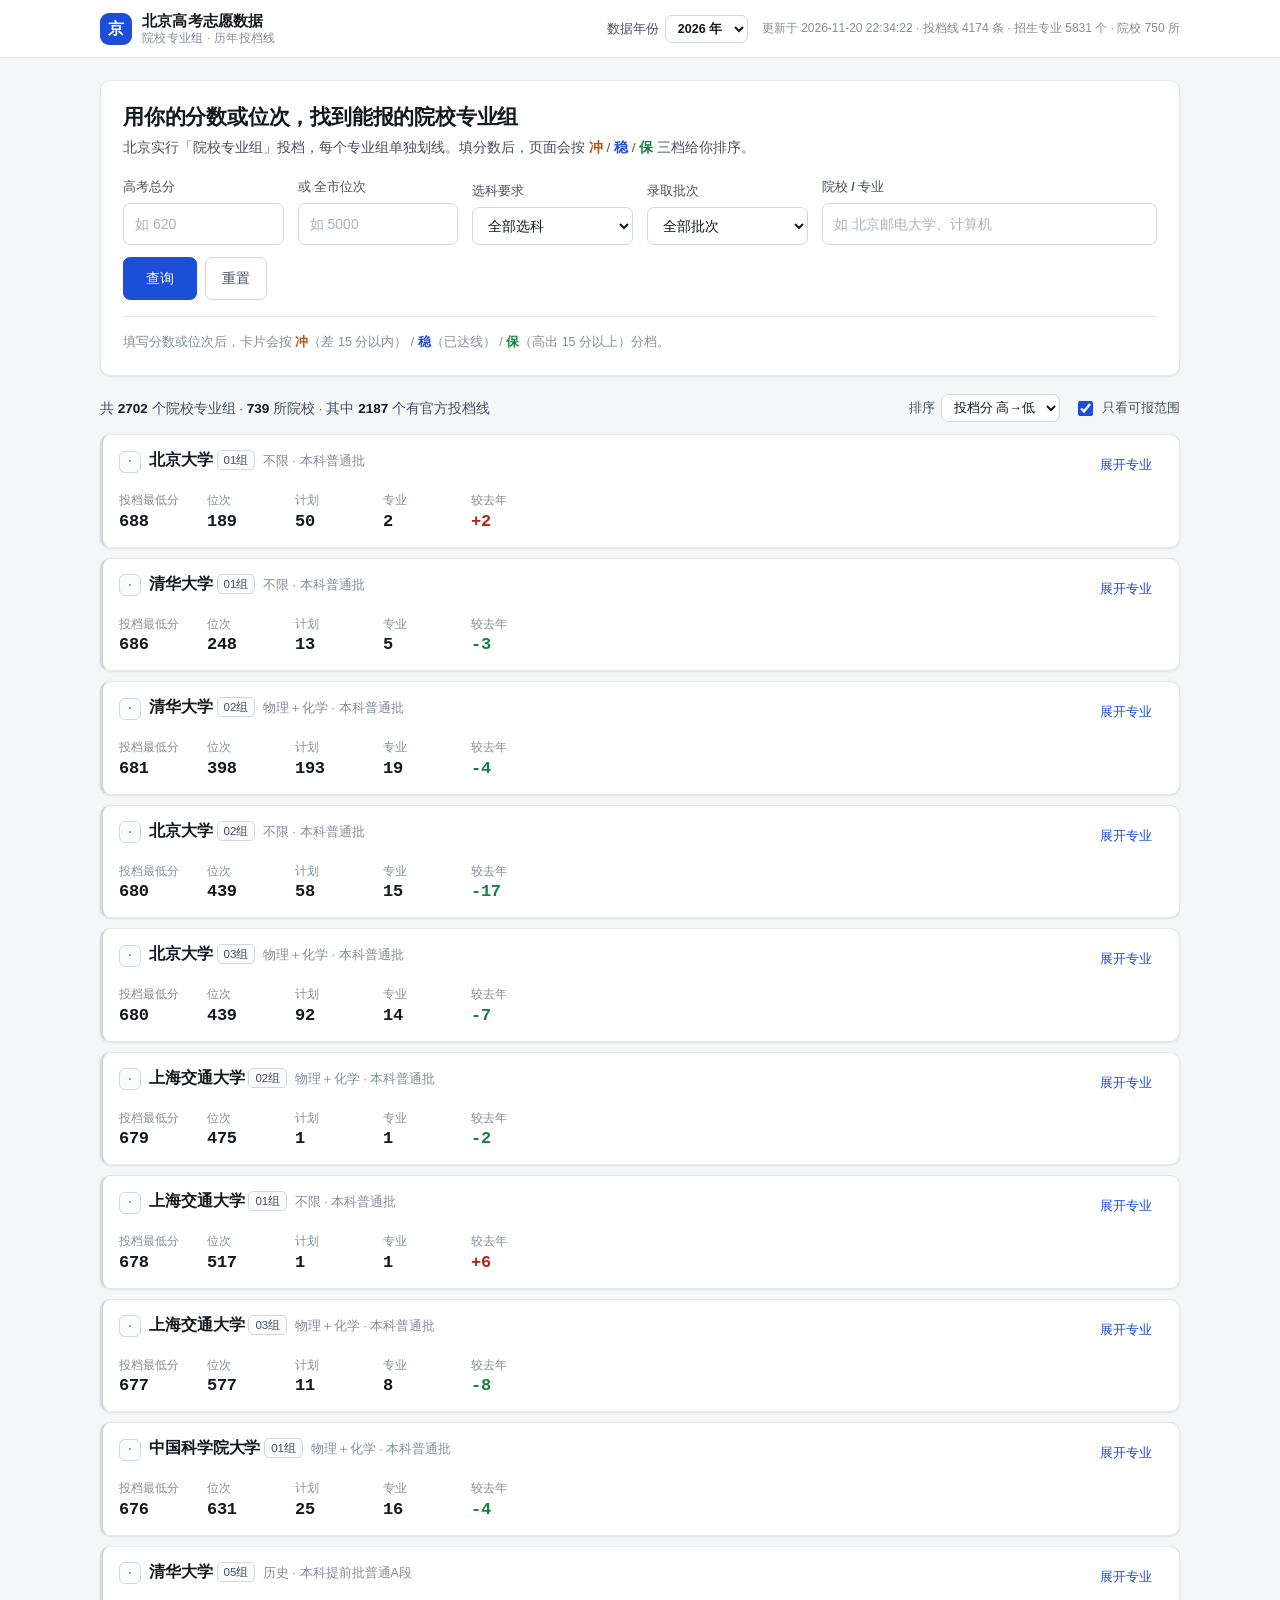
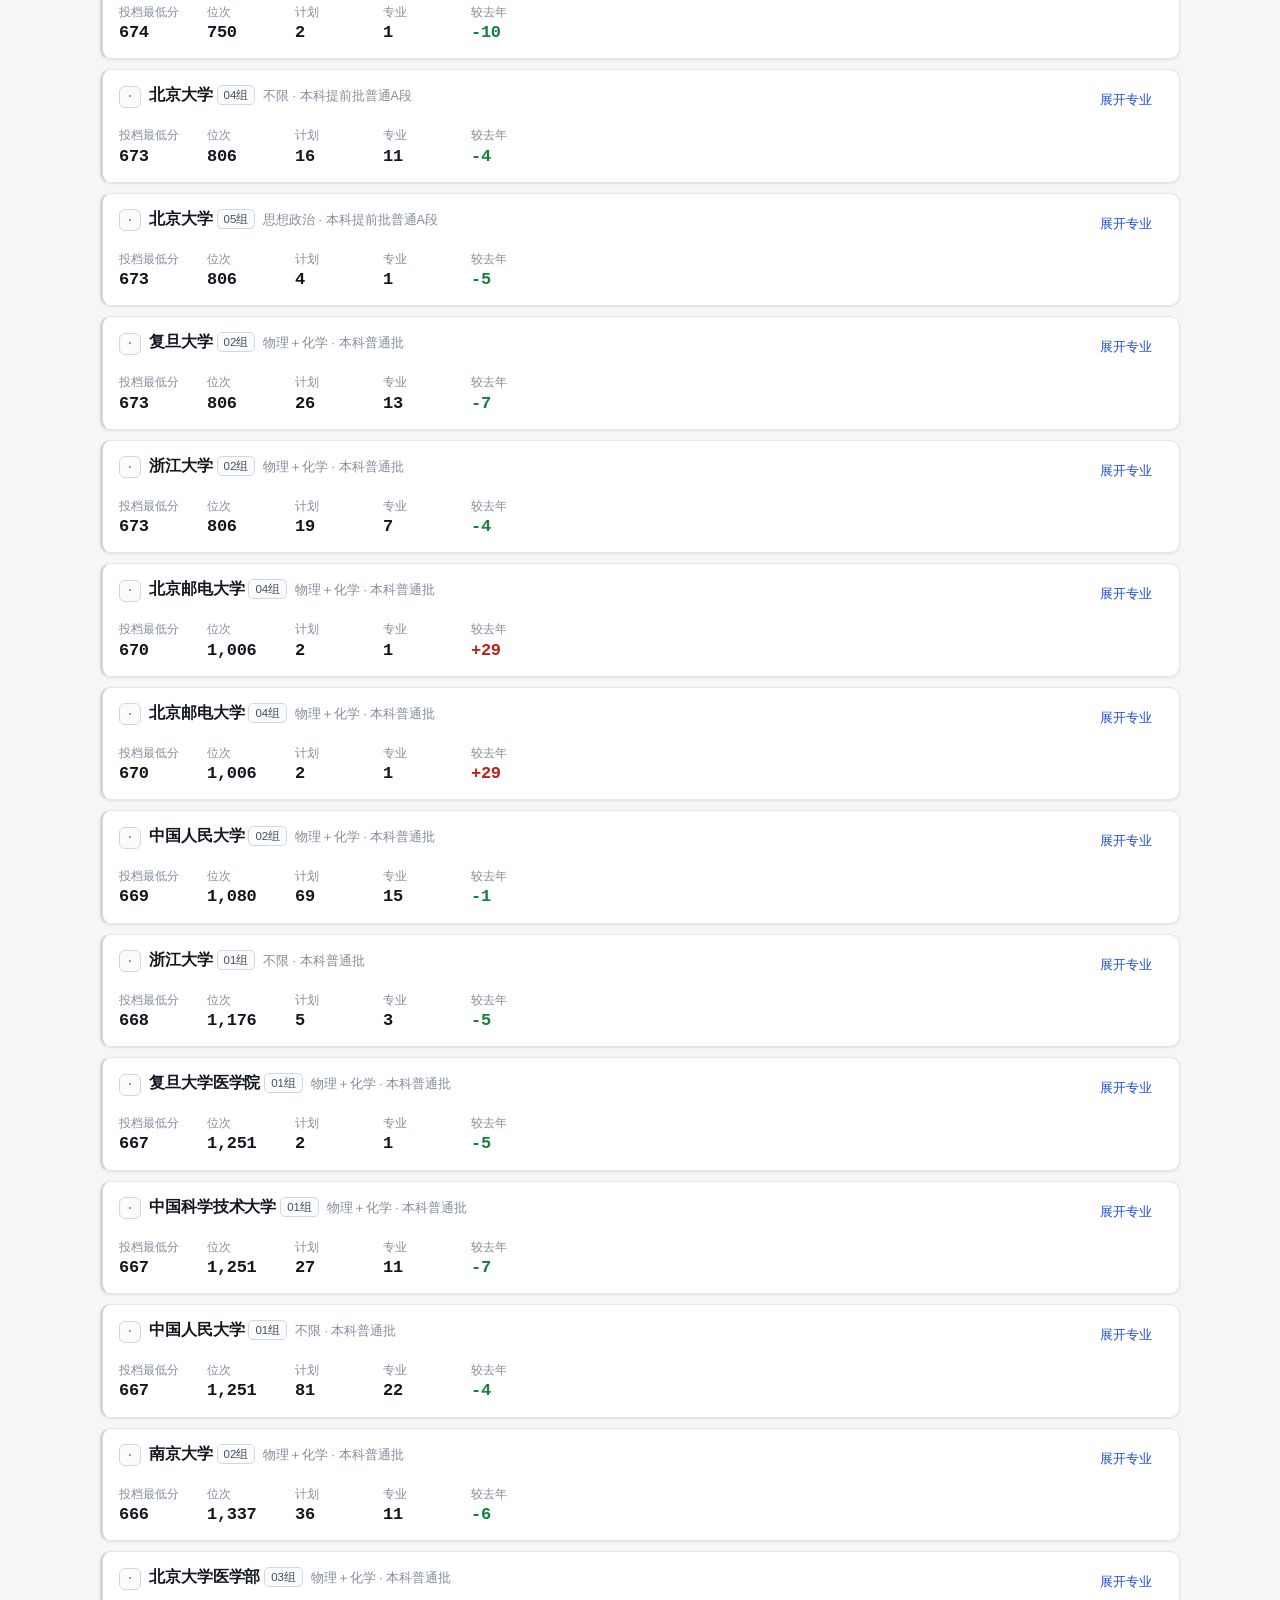
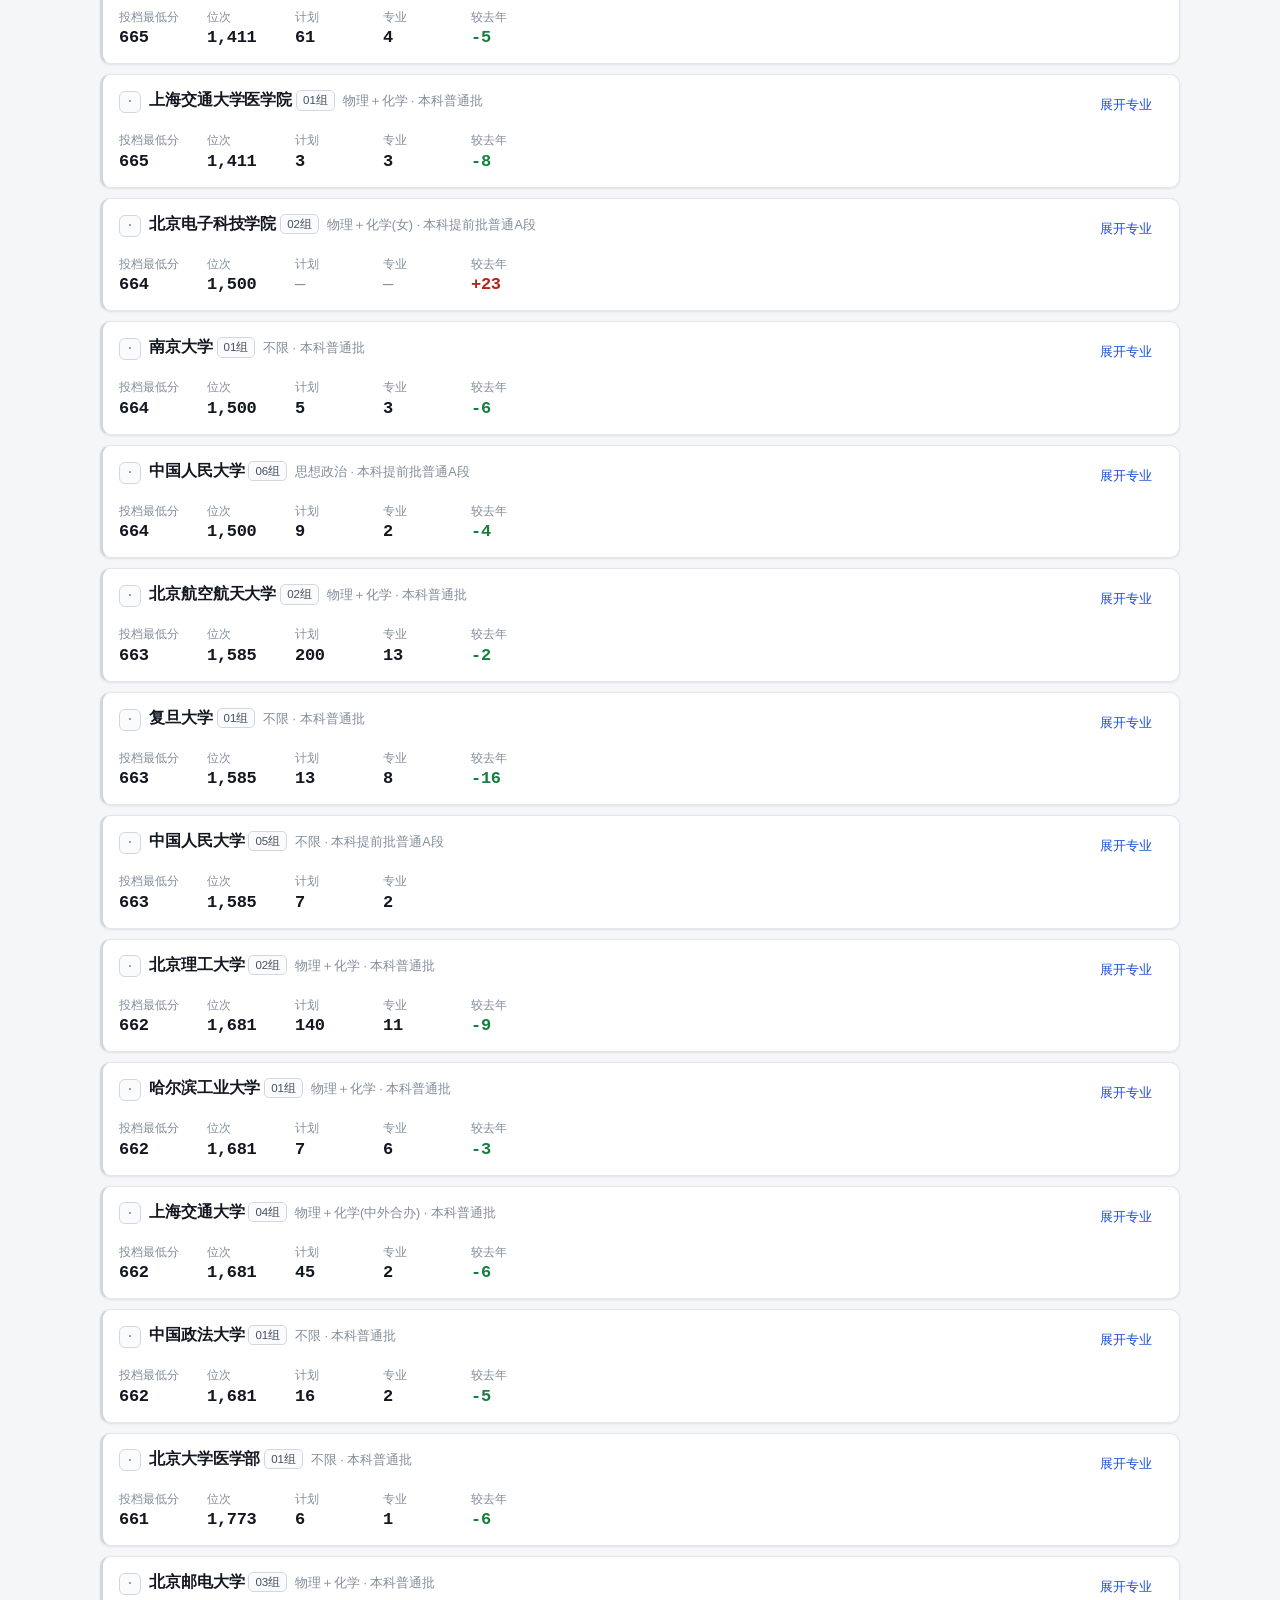
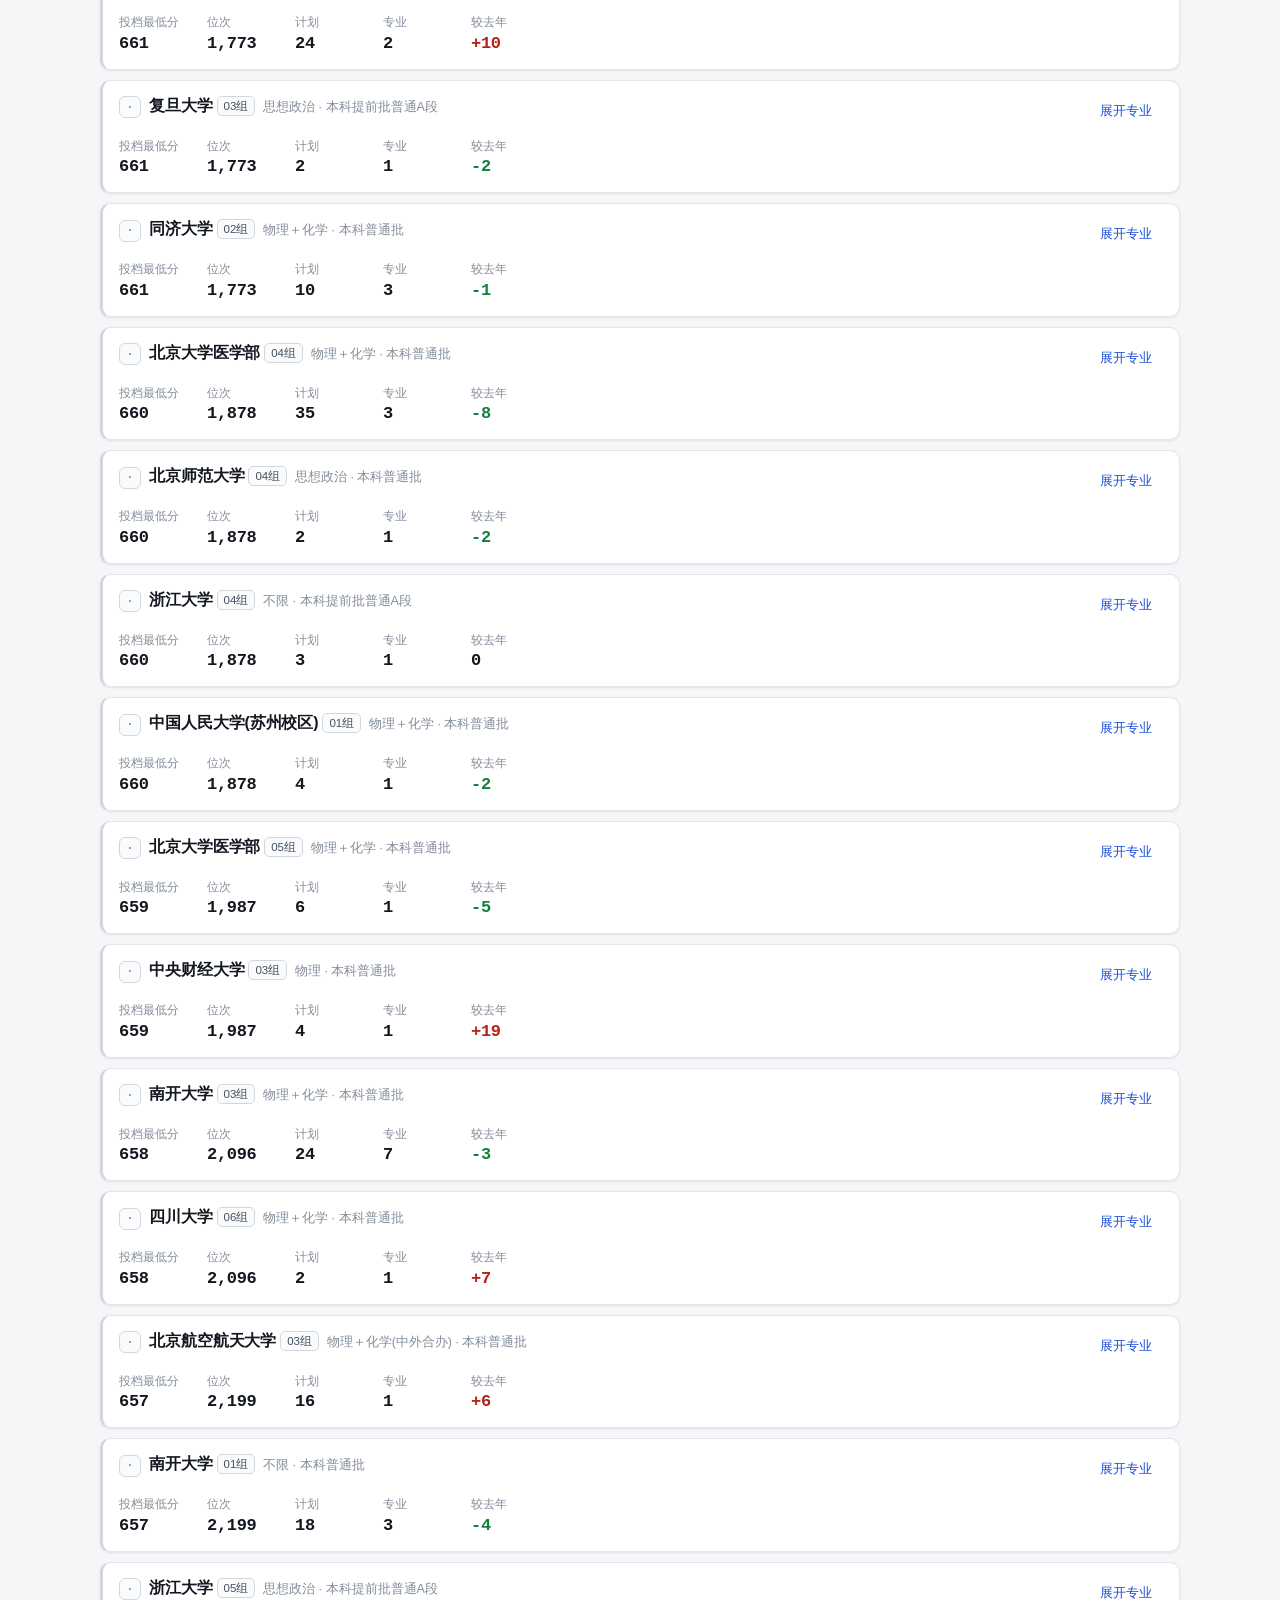
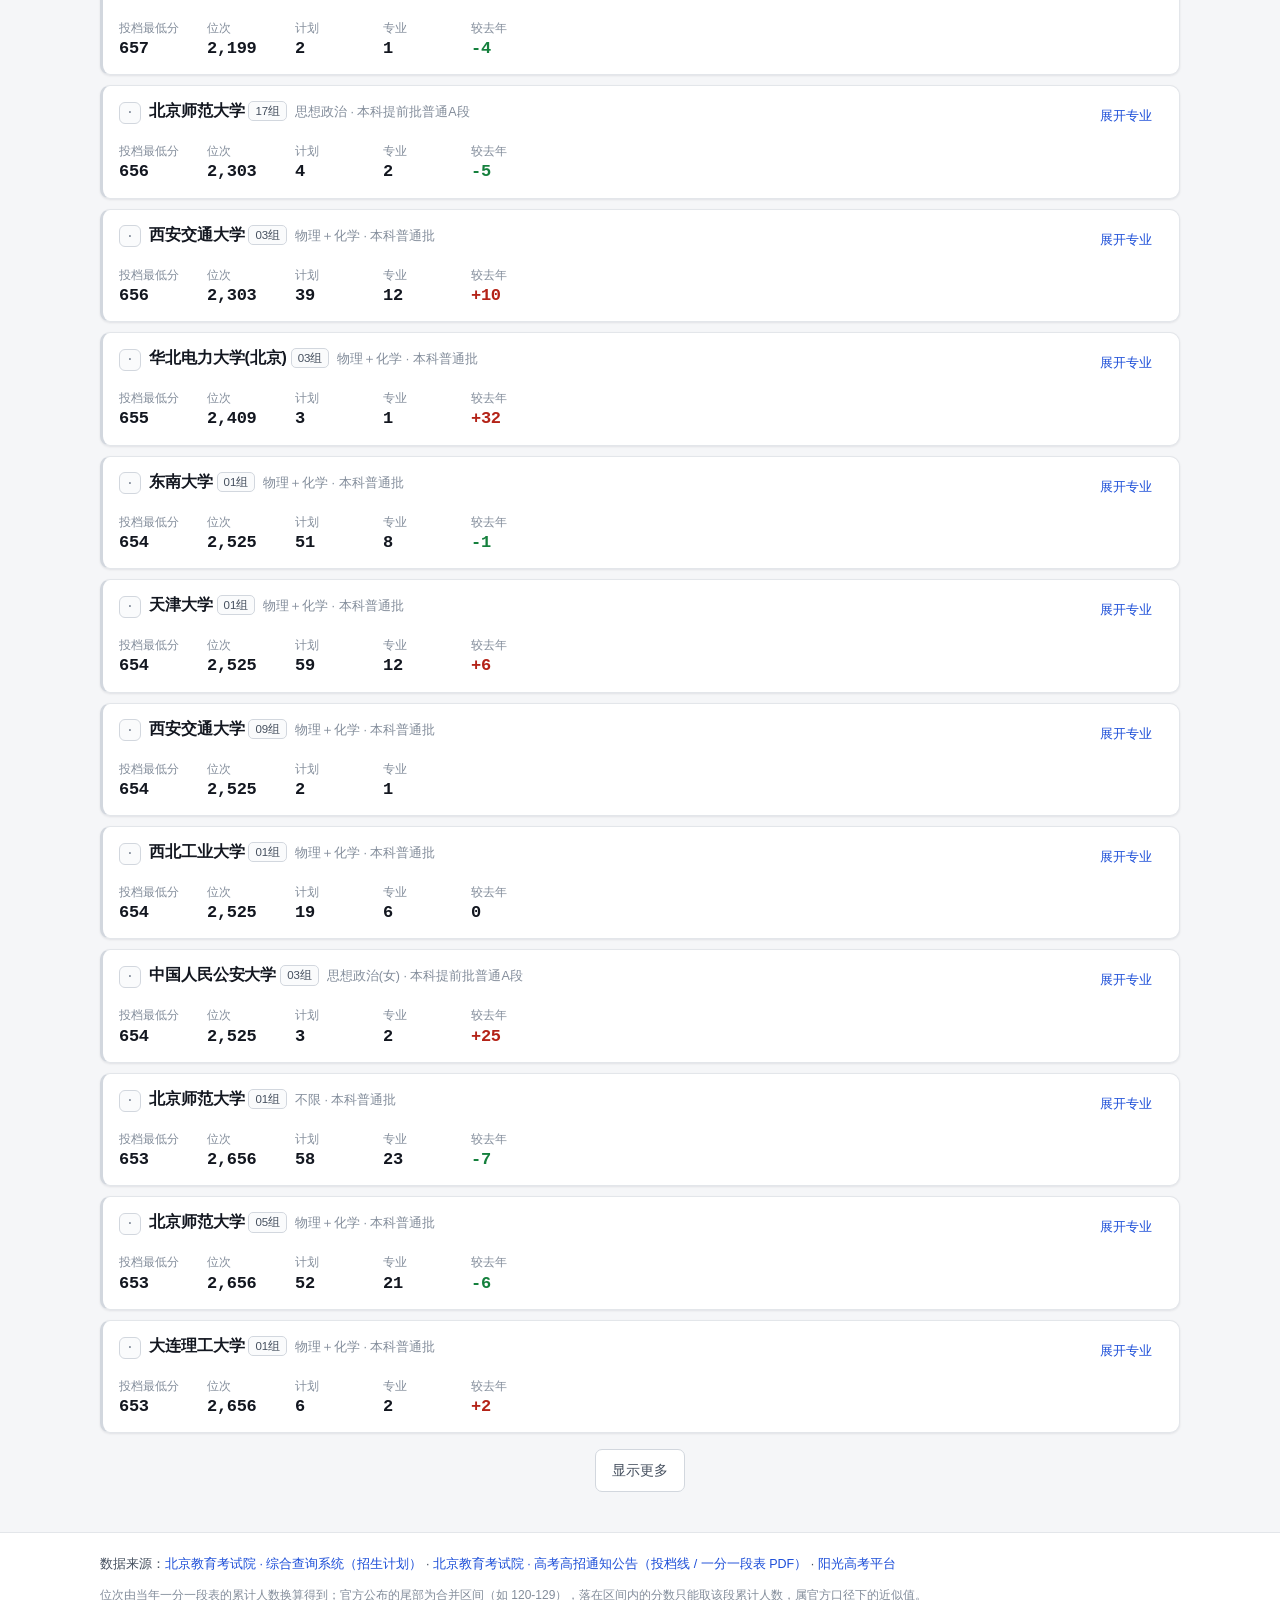
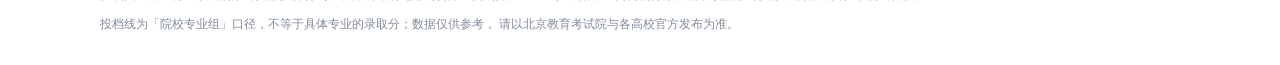
<file: web/index.html>
<!DOCTYPE html>
<html lang="zh-CN">
<head>
<meta charset="UTF-8">
<meta name="viewport" content="width=device-width, initial-scale=1">
<title>北京高考志愿数据 · 院校专业组投档线查询</title>
<meta name="description" content="输入分数或位次，查询北京高考各院校专业组历年投档最低分、位次与招生计划，并给出冲/稳/保参考区间。数据来自北京教育考试院官方发布。">
<link rel="stylesheet" href="assets/style.css">
</head>
<body>

<header class="app-header">
  <div class="wrap header-inner">
    <div class="brand">
      <span class="brand-mark" aria-hidden="true">京</span>
      <span class="brand-text">
        北京高考志愿数据
        <span class="brand-sub">院校专业组 · 历年投档线</span>
      </span>
    </div>
    <div class="header-side">
      <label class="year-picker">
        <span>数据年份</span>
        <select id="f-year" aria-label="数据年份"></select>
      </label>
      <div class="header-meta" id="meta"></div>
    </div>
  </div>
</header>

<main class="wrap">

  <!-- ============================ 查询区 ============================ -->
  <section class="query-panel" aria-label="查询条件">
    <h1 class="query-title">用你的分数或位次，找到能报的院校专业组</h1>
    <p class="query-lead">
      北京实行「院校专业组」投档，每个专业组单独划线。填分数后，页面会按
      <b class="k-chong">冲</b> / <b class="k-wen">稳</b> / <b class="k-bao">保</b>
      三档给你排序。
    </p>

    <form class="query-grid" id="query-form" autocomplete="off">
      <label class="field">
        <span class="field-label">高考总分</span>
        <input id="f-score" type="number" min="100" max="750" step="1"
               inputmode="numeric" placeholder="如 620">
      </label>

      <label class="field">
        <span class="field-label">或 全市位次</span>
        <input id="f-rank" type="number" min="1" step="1"
               inputmode="numeric" placeholder="如 5000">
      </label>

      <label class="field">
        <span class="field-label">选科要求</span>
        <select id="f-subject"></select>
      </label>

      <label class="field">
        <span class="field-label">录取批次</span>
        <select id="f-batch"></select>
      </label>

      <label class="field field-wide">
        <span class="field-label">院校 / 专业</span>
        <input id="f-query" type="search" placeholder="如 北京邮电大学、计算机"
               autocomplete="off">
      </label>

      <div class="field field-actions">
        <button class="btn btn-primary" type="submit">查询</button>
        <button class="btn" type="button" id="f-reset">重置</button>
      </div>
    </form>

    <p class="tier-legend" id="tier-legend"></p>
  </section>

  <!-- ============================ 结果区 ============================ -->
  <section class="results">
    <div class="results-head">
      <div class="results-count" id="count" aria-live="polite">加载中…</div>
      <div class="results-tools">
        <label class="tool">
          <span>排序</span>
          <select id="f-sort">
            <option value="score_desc">投档分 高→低</option>
            <option value="score_asc">投档分 低→高</option>
            <option value="rank_asc">位次 优→劣</option>
            <option value="plan_desc">计划数 多→少</option>
            <option value="name">院校名称</option>
          </select>
        </label>
        <label class="tool chk" id="only-open-wrap" hidden>
          <input type="checkbox" id="f-only-open" checked>
          <span>只看可报范围</span>
        </label>
      </div>
    </div>

    <div class="list" id="list"></div>
    <button class="btn btn-more" id="more" type="button" hidden>显示更多</button>
    <div class="state" id="empty" hidden></div>
  </section>

</main>

<footer class="app-footer">
  <div class="wrap">
    <div class="foot-sources" id="sources"></div>
    <div class="foot-note" id="rank-note"></div>
    <div class="foot-note">
      投档线为「院校专业组」口径，不等于具体专业的录取分；数据仅供参考，
      请以北京教育考试院与各高校官方发布为准。
    </div>
  </div>
</footer>

<script src="assets/app.js"></script>
</body>
</html>
</file>
<file: web/assets/style.css>
/* ==========================================================================
   北京高考志愿数据 —— 样式
   信息层级：页面底 → 卡片（院校专业组）→ 明细表（专业）
   用「1px 边框 + 背景色差」分层，不叠阴影；数字统一等宽对齐。
   ========================================================================== */

:root {
  --bg:            #f5f6f8;
  --surface:       #ffffff;
  --surface-2:     #fafbfc;
  --line:          #e3e6ea;
  --line-strong:   #d2d7de;
  --ink:           #131720;
  --ink-2:         #46505f;
  --ink-3:         #838d9b;
  --brand:         #1c4ed8;
  --brand-ink:     #16389b;
  --brand-soft:    #eef3ff;
  --focus:         #1c4ed8;

  /* 冲 / 稳 / 保 */
  --chong-fg: #b45309;  --chong-bg: #fdf3e3;  --chong-bd: #f0d5a4;
  --wen-fg:   #1d4ed8;  --wen-bg:   #eef3ff;  --wen-bd:   #c6d6fd;
  --bao-fg:   #15803d;  --bao-bg:   #ecfdf3;  --bao-bd:   #b6ecc9;

  --radius:   10px;
  --radius-s: 7px;
  --shadow:   0 1px 2px rgba(16, 24, 40, .04), 0 1px 3px rgba(16, 24, 40, .05);

  --num-font: "SF Mono", "Cascadia Mono", ui-monospace, Menlo, Consolas, monospace;
}

* { box-sizing: border-box; }

html { -webkit-text-size-adjust: 100%; }

body {
  margin: 0;
  background: var(--bg);
  color: var(--ink);
  font: 14px/1.6 -apple-system, BlinkMacSystemFont, "Segoe UI", "Microsoft YaHei",
        "PingFang SC", "Hiragino Sans GB", sans-serif;
  -webkit-font-smoothing: antialiased;
}

.wrap {
  max-width: 1120px;
  margin: 0 auto;
  padding: 0 20px;
}

.num, .metrics dd, td.num { font-variant-numeric: tabular-nums; }

/* ---------------------------------------------------------------- 页头 */

.app-header {
  position: sticky;
  top: 0;
  z-index: 20;
  background: rgba(255, 255, 255, .92);
  backdrop-filter: saturate(180%) blur(8px);
  border-bottom: 1px solid var(--line);
}

.header-inner {
  display: flex;
  align-items: center;
  justify-content: space-between;
  gap: 16px;
  flex-wrap: wrap;
  padding-top: 12px;
  padding-bottom: 12px;
}

.brand { display: flex; align-items: center; gap: 10px; }

.brand-mark {
  display: grid;
  place-items: center;
  width: 32px;
  height: 32px;
  border-radius: 9px;
  background: var(--brand);
  color: #fff;
  font-weight: 700;
  font-size: 16px;
}

.brand-text { display: flex; flex-direction: column; line-height: 1.25; }
.brand-text { font-size: 15px; font-weight: 650; letter-spacing: .2px; }
.brand-sub { font-size: 11.5px; font-weight: 400; color: var(--ink-3); letter-spacing: .3px; }

.header-side { display: flex; align-items: center; gap: 14px; flex-wrap: wrap; }

.year-picker {
  display: inline-flex;
  align-items: center;
  gap: 6px;
  font-size: 12.5px;
  color: var(--ink-2);
}

.year-picker select {
  font: inherit;
  font-weight: 600;
  color: var(--ink);
  padding: 5px 8px;
  border: 1px solid var(--line-strong);
  border-radius: var(--radius-s);
  background: #fff;
}

.header-meta { font-size: 12px; color: var(--ink-3); }

/* ---------------------------------------------------------------- 查询区 */

.query-panel {
  margin: 22px 0 18px;
  padding: 22px;
  background: var(--surface);
  border: 1px solid var(--line);
  border-radius: var(--radius);
  box-shadow: var(--shadow);
}

.query-title {
  margin: 0 0 6px;
  font-size: 21px;
  line-height: 1.35;
  font-weight: 680;
  letter-spacing: -.2px;
}

.query-lead { margin: 0 0 18px; color: var(--ink-2); font-size: 13.5px; }

.k-chong { color: var(--chong-fg); }
.k-wen   { color: var(--wen-fg); }
.k-bao   { color: var(--bao-fg); }

.query-grid {
  display: grid;
  grid-template-columns: repeat(auto-fit, minmax(150px, 1fr));
  gap: 12px 14px;
  align-items: end;
}

.field { display: flex; flex-direction: column; gap: 6px; min-width: 0; }
.field-wide { grid-column: span 2; }

.field-label { font-size: 12.5px; color: var(--ink-2); font-weight: 550; }

.field input,
.field select {
  font: inherit;
  color: var(--ink);
  width: 100%;
  padding: 9px 11px;
  border: 1px solid var(--line-strong);
  border-radius: var(--radius-s);
  background: #fff;
  transition: border-color .12s, box-shadow .12s;
}

.field input::placeholder { color: #aab2bd; }

.field input:focus,
.field select:focus {
  outline: none;
  border-color: var(--focus);
  box-shadow: 0 0 0 3px rgba(28, 78, 216, .12);
}

.field-actions { flex-direction: row; gap: 8px; grid-column: span 1; }

.btn {
  font: inherit;
  font-weight: 550;
  padding: 9px 16px;
  border: 1px solid var(--line-strong);
  border-radius: var(--radius-s);
  background: #fff;
  color: var(--ink-2);
  cursor: pointer;
  transition: border-color .12s, color .12s, background .12s;
}

.btn:hover { border-color: var(--brand); color: var(--brand); }

.btn-primary {
  background: var(--brand);
  border-color: var(--brand);
  color: #fff;
  padding-left: 22px;
  padding-right: 22px;
}

.btn-primary:hover { background: var(--brand-ink); border-color: var(--brand-ink); color: #fff; }

.tier-legend {
  margin: 16px 0 0;
  padding-top: 14px;
  border-top: 1px solid var(--line);
  font-size: 12.5px;
  color: var(--ink-3);
  line-height: 1.8;
}

/* ---------------------------------------------------------------- 结果头 */

.results { padding-bottom: 40px; }

.results-head {
  display: flex;
  align-items: center;
  justify-content: space-between;
  gap: 14px;
  flex-wrap: wrap;
  margin-bottom: 12px;
}

.results-count { font-size: 13.5px; color: var(--ink-2); }
.results-count b { color: var(--ink); font-variant-numeric: tabular-nums; }

.results-tools { display: flex; align-items: center; gap: 14px; flex-wrap: wrap; }

.tool {
  display: inline-flex;
  align-items: center;
  gap: 6px;
  font-size: 12.5px;
  color: var(--ink-2);
}

.tool select {
  font: inherit;
  color: var(--ink);
  padding: 5px 8px;
  border: 1px solid var(--line-strong);
  border-radius: var(--radius-s);
  background: #fff;
}

.tool.chk { cursor: pointer; user-select: none; }
.tool.chk input { width: 15px; height: 15px; accent-color: var(--brand); }

/* ---------------------------------------------------------------- 卡片 */

.list { display: flex; flex-direction: column; gap: 10px; }

/* 冲 / 稳 / 保 分区标题 */
.section-head {
  display: flex;
  align-items: center;
  gap: 10px;
  margin: 10px 0 0;
  padding: 2px 2px 4px;
}

.list > .section-head:first-child { margin-top: 0; }

.section-chip {
  display: grid;
  place-items: center;
  width: 26px;
  height: 26px;
  border-radius: 8px;
  border: 1px solid var(--line-strong);
  background: var(--surface-2);
  color: var(--ink-3);
  font-size: 13px;
  font-weight: 650;
  flex: none;
}

.section-head[data-tier="chong"] .section-chip { color: var(--chong-fg); background: var(--chong-bg); border-color: var(--chong-bd); }
.section-head[data-tier="wen"]   .section-chip { color: var(--wen-fg);   background: var(--wen-bg);   border-color: var(--wen-bd); }
.section-head[data-tier="bao"]   .section-chip { color: var(--bao-fg);   background: var(--bao-bg);   border-color: var(--bao-bd); }

.section-title { font-size: 13px; color: var(--ink-2); }
.section-count {
  margin-left: auto;
  font-size: 12.5px;
  color: var(--ink-3);
  font-variant-numeric: tabular-nums;
}

.card {
  background: var(--surface);
  border: 1px solid var(--line);
  border-left: 3px solid var(--line-strong);
  border-radius: var(--radius);
  box-shadow: var(--shadow);
  overflow: hidden;
}

.card[data-tier="chong"] { border-left-color: var(--chong-fg); }
.card[data-tier="wen"]   { border-left-color: var(--wen-fg); }
.card[data-tier="bao"]   { border-left-color: var(--bao-fg); }

.card-head {
  display: flex;
  align-items: flex-start;
  justify-content: space-between;
  gap: 14px;
  padding: 14px 16px 0;
}

.card-title { display: flex; align-items: baseline; gap: 8px; flex-wrap: wrap; min-width: 0; }

.card-title h2 {
  margin: 0;
  font-size: 16px;
  font-weight: 650;
  line-height: 1.4;
  letter-spacing: -.1px;
}

.gc {
  display: inline-block;
  margin-left: 4px;
  padding: 1px 6px;
  border: 1px solid var(--line-strong);
  border-radius: 5px;
  background: var(--surface-2);
  color: var(--ink-2);
  font-size: 11.5px;
  font-weight: 500;
  vertical-align: 1px;
}

.card-sub { font-size: 12.5px; color: var(--ink-3); }

.tier-chip {
  display: inline-grid;
  place-items: center;
  width: 22px;
  height: 22px;
  border-radius: 6px;
  border: 1px solid var(--line-strong);
  background: var(--surface-2);
  color: var(--ink-3);
  font-size: 12px;
  font-weight: 600;
  flex: none;
}

.card[data-tier="chong"] .tier-chip { color: var(--chong-fg); background: var(--chong-bg); border-color: var(--chong-bd); }
.card[data-tier="wen"]   .tier-chip { color: var(--wen-fg);   background: var(--wen-bg);   border-color: var(--wen-bd); }
.card[data-tier="bao"]   .tier-chip { color: var(--bao-fg);   background: var(--bao-bg);   border-color: var(--bao-bd); }

.expand {
  font: inherit;
  font-size: 12.5px;
  color: var(--brand);
  background: none;
  border: 1px solid transparent;
  border-radius: var(--radius-s);
  padding: 5px 10px;
  cursor: pointer;
  white-space: nowrap;
  flex: none;
}

.expand:hover { background: var(--brand-soft); }
.expand:focus-visible { outline: 2px solid var(--brand); outline-offset: 1px; }

.metrics {
  display: flex;
  flex-wrap: wrap;
  gap: 8px 26px;
  margin: 10px 0 0;
  padding: 0 16px 14px;
}

.metric { display: flex; flex-direction: column; gap: 1px; min-width: 62px; }

.metric dt { font-size: 11.5px; color: var(--ink-3); }

.metric dd {
  margin: 0;
  font-size: 17px;
  font-weight: 620;
  line-height: 1.3;
  font-family: var(--num-font);
  letter-spacing: -.3px;
}

.metric dd.muted { color: var(--ink-3); font-weight: 500; }

.delta-up   { color: #b42318; font-size: 14px; }
.delta-down { color: #15803d; font-size: 14px; }

/* 院校录取概况（院校/科类级，含控制线） */
.summary-line {
  display: flex;
  flex-wrap: wrap;
  align-items: center;
  gap: 6px;
  margin: 0 16px 14px;
  padding: 6px 10px;
  border: 1px dashed var(--line-strong);
  border-radius: var(--radius-s);
  background: var(--surface-2);
  font-size: 12.5px;
  color: var(--ink-2);
}

.sl-tag {
  padding: 0 6px;
  border-radius: 4px;
  background: var(--brand-soft);
  color: var(--brand-ink);
  font-size: 11.5px;
  font-weight: 600;
}

.sl-note { color: var(--ink-3); font-size: 11.5px; }

.control-line {
  margin-bottom: 10px;
  padding-bottom: 10px;
  border-bottom: 1px solid var(--line);
  color: var(--ink-2);
}

/* ---------------------------------------------------------------- 明细表 */

.detail {
  border-top: 1px solid var(--line);
  background: var(--surface-2);
  padding: 4px 6px 8px;
}

.detail table {
  width: 100%;
  border-collapse: collapse;
  font-size: 13px;
}

.detail caption {
  caption-side: top;
  text-align: left;
  padding: 8px 10px 4px;
  font-size: 12px;
  color: var(--ink-3);
}

.detail th {
  text-align: left;
  font-weight: 600;
  font-size: 11.5px;
  color: var(--ink-3);
  padding: 6px 10px;
  border-bottom: 1px solid var(--line);
  white-space: nowrap;
}

.detail td {
  padding: 7px 10px;
  border-bottom: 1px solid var(--line);
  color: var(--ink-2);
  vertical-align: top;
}

.detail tr:last-child td { border-bottom: 0; }
.detail td.num { text-align: right; white-space: nowrap; font-weight: 600; color: var(--ink); }
.detail td.name { color: var(--ink); }
.detail .mcode { color: var(--ink-3); font-size: 11.5px; margin-right: 6px; }
.detail .meta { color: var(--ink-3); font-size: 11.5px; }
.detail .none { color: var(--ink-3); padding: 14px 10px; font-size: 12.5px; }

/* ---------------------------------------------------------------- 状态 */

.state {
  padding: 46px 16px;
  text-align: center;
  color: var(--ink-3);
  font-size: 13.5px;
  background: var(--surface);
  border: 1px dashed var(--line-strong);
  border-radius: var(--radius);
}

.state strong { display: block; margin-bottom: 6px; color: var(--ink-2); font-size: 14.5px; }

.btn-more { display: block; margin: 16px auto 0; }

.skeleton .card { height: 96px; border-left-color: var(--line); }

/* ---------------------------------------------------------------- 页脚 */

.app-footer {
  border-top: 1px solid var(--line);
  background: var(--surface);
  padding: 20px 0 30px;
}

.foot-sources { font-size: 12.5px; color: var(--ink-2); line-height: 1.9; }
.foot-sources a { color: var(--brand); text-decoration: none; }
.foot-sources a:hover { text-decoration: underline; }

.foot-note {
  margin-top: 8px;
  font-size: 12px;
  color: var(--ink-3);
  line-height: 1.75;
}

/* ---------------------------------------------------------------- 窄屏 */

@media (max-width: 720px) {
  .wrap { padding: 0 14px; }
  .query-panel { padding: 16px; margin-top: 14px; }
  .query-title { font-size: 18px; }
  .query-grid { grid-template-columns: 1fr 1fr; }
  .field-wide { grid-column: span 2; }
  .field-actions { grid-column: span 2; }
  .field-actions .btn { flex: 1; }
  .header-meta { display: none; }
  .card-head { flex-direction: column; gap: 8px; }
  .metrics { gap: 8px 18px; }
  .metric { min-width: 56px; }
  .metric dd { font-size: 16px; }
  .detail { overflow-x: auto; }
  .detail table { min-width: 460px; }
}

@media (prefers-reduced-motion: reduce) {
  * { transition: none !important; }
}
</file>
